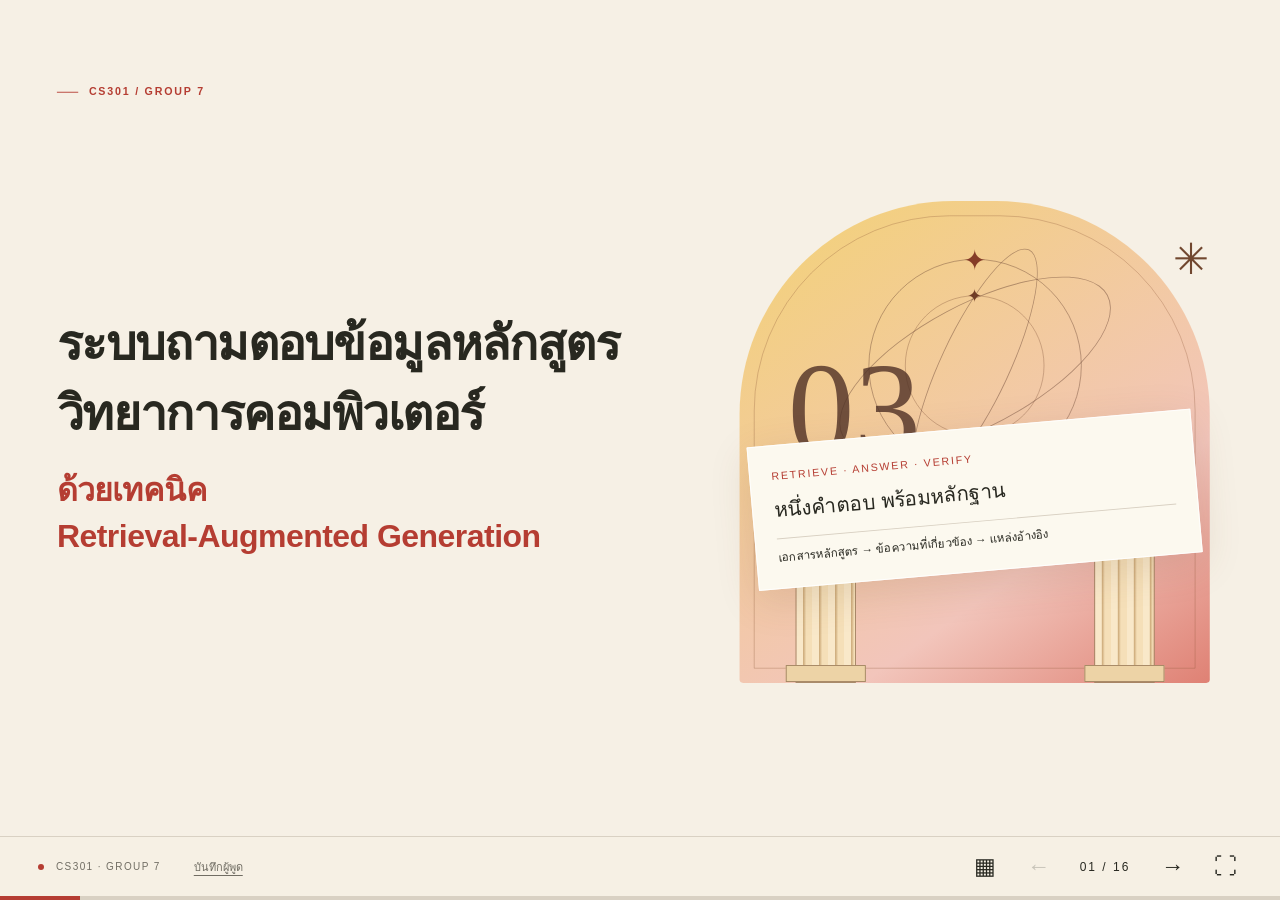
<file: index.html>
<!doctype html>
<html lang="th">
<head>
<meta charset="utf-8"><meta name="viewport" content="width=device-width,initial-scale=1">
<meta name="theme-color" content="#f6f0e5"><meta name="description" content="แนวทางดำเนินงานและความคืบหน้าบทที่ 3 — ระบบถามตอบข้อมูลหลักสูตรวิทยาการคอมพิวเตอร์ด้วย RAG">
<title>CS301 — ระบบถามตอบข้อมูลหลักสูตรวิทยาการคอมพิวเตอร์</title>
<link rel="stylesheet" href="style.css">
</head>
<body>
<div class="ambient" aria-hidden="true"></div>

<main id="stage" aria-label="สไลด์นำเสนอ"><div id="deck"></div></main>
<footer class="toolbar"><div class="foot-left"><span class="status-dot"></span><span id="section-label">CS301 · GROUP 7</span><button id="notes-toggle" title="บันทึกผู้พูด (N)">บันทึกผู้พูด</button></div><div class="navigation"><button id="overview" aria-label="สารบัญ" title="สารบัญ (O)">▦</button><button id="prev" aria-label="สไลด์ก่อนหน้า">←</button><span id="counter" aria-live="polite">01 / 16</span><button id="next" aria-label="สไลด์ถัดไป">→</button><button id="fullscreen" aria-label="เต็มจอ (F)">⛶</button></div></footer><div class="progress" aria-hidden="true"><div id="progress-bar"></div></div>
<dialog id="modal"><div class="dialog-top"><span id="modal-title"></span><button id="modal-close" aria-label="ปิดหน้าต่าง">ปิด ×</button></div><div id="modal-body"></div></dialog>
<div class="sr-only" id="announcement" aria-live="polite"></div>
<script src="slides.js"></script><script src="app.js"></script>
</body></html>
</file>
<file: style.css>
:root{--ink:#282820;--muted:#716d63;--paper:#f6f0e5;--red:#b53d32;--yellow:#f5cd65;--line:#d9d1c3;--green:#386757;--rose:#f1d4cd;--serif:Georgia,'Times New Roman',serif;--thai:'Thonburi','Leelawadee UI',Tahoma,sans-serif}*{box-sizing:border-box}body{margin:0;background:var(--paper);color:var(--ink);font-family:var(--thai);overflow:hidden}button,a{-webkit-tap-highlight-color:transparent}button{font:inherit;color:inherit;cursor:pointer}button:focus-visible,a:focus-visible{outline:3px solid var(--red);outline-offset:5px}button{border:0}a{color:inherit}.ambient{position:fixed;inset:0;background-image:radial-gradient(#b7a99022 .7px,transparent .7px);background-size:6px 6px;pointer-events:none}.topbar{height:76px;position:fixed;top:0;left:0;right:0;display:flex;align-items:center;justify-content:space-between;padding:0 38px;z-index:5;border-bottom:1px solid var(--line);background:#f6f0e5ed}.brand{display:flex;align-items:center;gap:8px;font-family:Arial,sans-serif;font-size:12px;letter-spacing:2px;text-decoration:none}.brand b{font-weight:400;color:var(--red)}.brand-icon{font-family:var(--serif);font-size:24px;width:33px;height:33px;display:grid;place-items:center;border:1px solid var(--ink);border-radius:50%;margin-right:5px}.chapter-nav{display:flex;gap:20px}.chapter-nav button{font-size:11px;background:none;color:var(--muted);padding:10px 0;position:relative}.chapter-nav button.current{color:var(--red)}.chapter-nav button.current:after{content:'';position:absolute;bottom:0;left:0;right:0;height:2px;background:var(--red)}.icon-button{background:none;font-size:20px}.icon-button span{font-size:12px;margin-left:8px}#stage{position:fixed;top:76px;bottom:64px;left:0;right:0;display:flex;align-items:center;justify-content:center}#deck{position:relative;width:1440px;height:840px;flex-shrink:0;transform-origin:center}.slide{position:absolute;inset:0;padding:46px 64px 42px;display:none;overflow:hidden}.slide.active{display:flex;flex-direction:column;animation:arrive .42s ease both}.eyebrow{display:flex;align-items:center;gap:12px;color:var(--red);font:12px Arial,sans-serif;font-weight:600;letter-spacing:2px;text-transform:uppercase;margin-bottom:18px}.eyebrow:before{content:'';width:24px;height:1px;background:var(--red)}h1,h2,h3,p{margin:0}h1{font-size:65px;line-height:1.48;letter-spacing:-2px;font-weight:600}h2{font-size:43px;line-height:1.45;letter-spacing:-1.3px;font-weight:600}h3{font-size:23px;line-height:1.5;font-weight:600}p{font-size:21px;line-height:1.75}.intro{color:var(--muted);font-size:21px;line-height:1.65;margin-top:13px;max-width:1110px}.red{color:var(--red)}.muted{color:var(--muted)}.serif{font-family:var(--serif)}.slide-content{flex:1;min-height:0;position:relative;margin-top:28px}.source{font-size:12px;line-height:1.6;color:var(--muted);margin-top:auto;padding-top:16px}.source a{text-underline-offset:3px}.pill{display:inline-flex;align-items:center;border:1px solid currentColor;border-radius:30px;padding:7px 13px;font-size:13px;line-height:1.4;gap:7px}.pill.plan{color:var(--red);background:#fbf2ef}.pill.neutral{color:var(--muted)}.two{display:grid;grid-template-columns:1fr 1fr;gap:46px}.three{display:grid;grid-template-columns:repeat(3,1fr);gap:25px}.four{display:grid;grid-template-columns:repeat(4,1fr);gap:20px}.rule{border-top:1px solid var(--line);padding-top:20px}.number{font:60px var(--serif);color:var(--red);line-height:1.2;margin-bottom:15px}.small{font-size:17px;line-height:1.7}.tiny{font-size:13px;line-height:1.65}.big-value{font:88px var(--serif);line-height:1.1}.big-value small{font:18px var(--thai)}.caption{font-size:15px;line-height:1.65;color:var(--muted)}.callout{border-left:3px solid var(--red);padding:15px 23px;background:#eaded146;font-size:21px;line-height:1.7}.tag-row{display:flex;gap:10px;flex-wrap:wrap}.button{background:var(--ink);color:var(--paper);padding:12px 22px;border-radius:4px;font-size:16px;display:inline-flex;align-items:center;gap:18px}.button.light{border:1px solid var(--line);background:transparent;color:var(--ink)}.button:hover{filter:brightness(1.15)}.toolbar{position:fixed;bottom:4px;height:60px;left:0;right:0;display:flex;justify-content:space-between;align-items:center;padding:0 38px;background:#f6f0e5ed;z-index:5;border-top:1px solid var(--line)}.foot-left{display:flex;gap:12px;align-items:center;font-size:10px;letter-spacing:1.4px;color:var(--muted)}.status-dot{width:6px;height:6px;background:var(--red);border-radius:50%}#notes-toggle{background:none;font-size:11px;letter-spacing:0;margin-left:15px;text-decoration:underline;text-underline-offset:4px;color:var(--muted)}.navigation{display:flex;align-items:center;gap:19px}.navigation button{width:34px;height:34px;background:none;font-size:23px}.navigation button:hover{background:var(--rose);border-radius:50%}.navigation button:disabled{opacity:.22;cursor:default}.navigation span{font:12px Arial,sans-serif;letter-spacing:2px;min-width:62px;text-align:center}.progress{position:fixed;bottom:0;left:0;right:0;height:4px;background:var(--line);z-index:10}#progress-bar{height:100%;background:var(--red);transition:width .4s}.hero{display:grid;grid-template-columns:1.1fr .9fr;gap:70px;align-items:center;flex:1}.hero-subtitle{font-size:21px;color:var(--muted);margin:24px 0 30px;max-width:650px}.hero-visual{height:560px;position:relative;display:flex;align-items:center;justify-content:center}.arch{position:absolute;inset:18px 15px 0;background:linear-gradient(145deg,#f3d275,#f2c5bb 70%,#df8174);border-radius:240px 240px 4px 4px;overflow:hidden}.arch:before{content:'';position:absolute;inset:16px;border:1px solid #8b563855;border-radius:220px 220px 0 0}.orb{position:absolute;width:240px;height:240px;border:1px solid #6d49377d;border-radius:50%;top:65px;left:50%;transform:translateX(-50%)}.orb:before,.orb:after{content:'';position:absolute;inset:50px -50px;border:1px solid #6d49377d;border-radius:50%;transform:rotate(-28deg)}.orb:after{inset:-25px 80px;transform:rotate(25deg)}.hero-index{position:absolute;left:54px;top:160px;color:#503126;font:150px var(--serif);line-height:1;opacity:.8}.column{position:absolute;bottom:0;width:68px;height:188px;background:repeating-linear-gradient(90deg,#f9e8c9 0 7px,#ceac7c 8px,#f5dfb8 11px 18px);border:1px solid #a18361}.column:before,.column:after{content:'';position:absolute;left:-12px;right:-12px;height:17px;background:#edd3a6;border:1px solid #a18361}.column:before{top:-17px}.column:after{bottom:0}.column.c1{left:63px;height:178px}.column.c2{right:62px;height:245px}.hero-paper{position:absolute;left:29px;right:29px;bottom:125px;padding:24px;background:#fcf9ef;box-shadow:0 12px 45px #6e493126;transform:rotate(-5deg);border:1px solid #fff}.hero-paper span{font-size:12px;letter-spacing:2px;color:var(--red)}.hero-paper p{margin-top:10px;font-size:23px}.hero-paper small{font-size:13px;display:block;border-top:1px solid var(--line);padding-top:10px;margin-top:12px}.star{position:absolute;font:48px var(--serif);color:#71472f;right:16px;top:55px}.hero-bottom{display:flex;gap:35px;border-top:1px solid var(--line);padding-top:20px;font-size:13px;color:var(--muted)}.objectives{display:grid;grid-template-columns:.85fr 1.15fr;gap:65px}.objective-statement{padding:35px;background:var(--yellow);border-radius:180px 180px 6px 6px;display:flex;flex-direction:column;justify-content:center;min-height:440px}.objective-statement .big-value{font-size:115px;text-align:center}.objective-statement p{font-size:26px;text-align:center;margin-top:20px}.objective-list{display:flex;flex-direction:column;gap:18px}.objective-item{display:grid;grid-template-columns:40px 1fr;gap:16px;border-bottom:1px solid var(--line);padding-bottom:15px}.objective-item b{font:26px var(--serif);color:var(--red)}.objective-item p{font-size:19px;line-height:1.6}.data-table{width:100%;border-collapse:collapse;font-size:17px;line-height:1.6}.data-table th{text-align:left;font-size:14px;color:var(--muted);font-weight:400;border-bottom:1px solid var(--ink);padding:12px 16px}.data-table td{vertical-align:top;padding:15px 16px;border-bottom:1px solid var(--line)}.data-table .ours{background:#edd5bc80}.data-table strong{font-weight:600;color:var(--red)}.data-table.compact{font-size:16px}.data-table.compact td{padding:11px 16px}.table-note{margin-top:16px;font-size:14px;line-height:1.6;color:var(--muted)}.tabs{display:flex;gap:9px;margin-bottom:21px}.tab{padding:9px 17px;border:1px solid var(--line);background:transparent;border-radius:100px;font-size:15px}.tab[aria-selected="true"],.tab.selected{background:var(--ink);color:var(--paper);border-color:var(--ink)}.path-map{display:grid;grid-template-columns:repeat(5,1fr);gap:0;margin-top:45px}.path-stop{position:relative;padding:0 24px 0 0}.path-stop:before{content:'';height:1px;position:absolute;top:21px;left:0;right:0;background:var(--line)}.path-stop:last-child:before{right:60%}.path-stop .dot{position:relative;display:grid;place-items:center;width:44px;height:44px;border-radius:50%;background:var(--paper);border:1px solid var(--red);font:20px var(--serif);color:var(--red);margin-bottom:27px}.path-stop h3{font-size:21px;margin-bottom:13px}.path-stop p{font-size:17px;color:var(--muted);line-height:1.7}.path-stop small{display:block;color:var(--red);font-size:12px;margin-top:20px}.process-list{display:flex;flex-direction:column;gap:14px}.process-item{display:grid;grid-template-columns:40px 1fr;gap:16px;align-items:start;border-bottom:1px solid var(--line);padding-bottom:14px}.process-item>span{font:24px var(--serif);color:var(--red)}.process-item p{font-size:18px;line-height:1.55}.document{background:#fffdf7;border:1px solid #ddd1bf;box-shadow:12px 12px 0 #e5d7c1;padding:30px;position:relative}.doc-top{display:flex;justify-content:space-between;font:12px Arial,sans-serif;letter-spacing:1.3px;border-bottom:1px solid var(--line);padding-bottom:18px;margin-bottom:22px;color:var(--muted)}.document .chunk{padding:20px;background:#f8e9c4;border-left:3px solid var(--red);margin:20px 0}.document .chunk p{font-size:20px}.document .metadata{display:grid;grid-template-columns:1fr 1fr;gap:10px;font:13px monospace;color:#66563f}.architecture{display:grid;grid-template-columns:1fr .8fr 1.3fr;gap:45px;align-items:start}.stack{display:flex;flex-direction:column;gap:12px}.node{border:1px solid var(--line);padding:18px 21px;background:#fcfaf4;border-radius:5px}.node h3{font-size:20px}.node p{font-size:14px;color:var(--muted);margin-top:7px}.down-arrow{color:var(--red);text-align:center;font-size:22px;line-height:20px}.gate{background:var(--yellow);padding:24px;border-radius:60px 60px 4px 4px;margin-top:73px;text-align:center}.gate h3{font-size:23px;margin:8px 0}.gate p{font-size:15px}.branch-label{font-size:12px;letter-spacing:1px;color:var(--red);margin-bottom:13px}.branch-result{border-top:3px solid var(--green);background:#e4e9df;padding:25px;min-height:300px}.branch-result.reject{background:#f3dfd9;border-color:var(--red)}.branch-result h3{margin:12px 0}.branch-result p{font-size:19px}.branch-result .pill{margin-bottom:14px}.branch-result small{display:block;margin-top:22px;font-size:14px;line-height:1.7}.method-view{display:grid;grid-template-columns:1fr 1fr;gap:55px}.method-heading{font:76px var(--serif);margin:16px 0;color:var(--red)}.rank-list{display:flex;flex-direction:column;gap:12px}.rank{display:grid;grid-template-columns:40px 1fr auto;align-items:center;gap:14px;padding:20px;border:1px solid var(--line);background:#fff9}.rank span{font:26px var(--serif);color:var(--muted)}.rank b{font-size:18px;font-weight:400}.rank em{font-size:12px;font-style:normal;color:var(--muted)}.rank.gold{background:#e4e9df;border-color:#b5c4b7}.rank.gold em{color:var(--green)}.diagram-layout{display:grid;grid-template-columns:1.5fr .8fr;gap:40px;height:100%}.diagram-button{display:block;width:100%;border:1px solid var(--line);border-radius:5px;overflow:hidden;background:white;padding:16px;position:relative;min-height:360px;cursor:zoom-in}.diagram-button img{width:100%;height:100%;max-height:440px;object-fit:contain}.zoom-badge{position:absolute;bottom:12px;right:12px;background:var(--ink);color:white;font-size:12px;padding:7px 10px;border-radius:5px}.aside-list{display:flex;flex-direction:column;gap:19px}.aside-list h3{font-size:21px}.aside-list p{font-size:17px;color:var(--muted);line-height:1.65;margin-top:7px}.aside-list .rule{padding-top:16px}.flow-explain{display:grid;grid-template-columns:1.2fr .8fr;gap:40px}.flow-summary{display:flex;flex-direction:column;gap:14px}.flow-row{border-left:3px solid var(--line);padding:12px 18px}.flow-row.good{border-color:var(--green);background:#e4e9df80}.flow-row.warn{border-color:var(--red);background:#f3dfd980}.flow-row p{font-size:18px}.flow-row small{color:var(--muted);font-size:14px}.screens{display:grid;grid-template-columns:repeat(4,1fr);gap:20px;height:100%}.screen-item{display:flex;flex-direction:column;align-items:center;min-height:0}.screen-button{background:white;border:1px solid var(--line);width:100%;height:382px;padding:0;position:relative;overflow:hidden;border-radius:7px;cursor:zoom-in}.screen-button img{height:100%;width:100%;object-fit:contain}.screen-item p{font-size:16px;margin-top:14px;text-align:center}.screen-item small{font-size:12px;color:var(--muted);margin-top:6px}.principle{padding:25px 0;border-top:1px solid var(--line)}.principle h3{margin-bottom:12px}.principle p{font-size:18px;color:var(--muted)}.principle .number{font-size:44px;margin-bottom:15px}.design-layout{display:grid;grid-template-columns:.8fr 1.4fr;gap:50px}.design-art{background:linear-gradient(145deg,#f6d56d,#f1cecc,#f36b65);height:435px;border-radius:210px 210px 5px 5px;position:relative;overflow:hidden}.design-art p{position:absolute;left:25px;right:25px;bottom:55px;text-align:center;font-size:29px;line-height:1.7;color:#4e3027}.design-art .serif{position:absolute;top:50px;left:0;right:0;text-align:center;font-size:118px;opacity:.6;color:#503126}.principle-grid{display:grid;grid-template-columns:1fr 1fr;gap:0 25px}.metrics-layout{display:grid;grid-template-columns:.85fr 1.15fr;gap:50px}.metric-demo{padding:27px;background:#f4e5c5;border-radius:5px}.metric-demo p{font-size:17px}.rank-buttons{display:flex;gap:10px;margin:22px 0}.rank-buttons button{background:#fff8;width:62px;height:66px;border:1px solid #cbb58d;font:27px var(--serif)}.rank-buttons button[aria-pressed="true"]{background:var(--green);color:white;border-color:var(--green)}.metric-numbers{display:flex;gap:35px;border-top:1px solid #cbb58d;padding-top:23px}.metric-numbers strong{display:block;font:42px var(--serif);color:var(--red)}.metric-numbers span{font-size:12px}.metric-list{display:flex;flex-direction:column;gap:19px}.metric-list h3{font-size:21px}.metric-list p{font-size:16px;line-height:1.65;color:var(--muted);margin-top:5px}.experiment{display:grid;grid-template-columns:65px 1fr;gap:15px;padding:16px 0;border-bottom:1px solid var(--line)}.experiment b{font:40px var(--serif);color:var(--red)}.experiment h3{font-size:20px}.experiment p{font-size:16px;color:var(--muted);margin-top:4px}.test-panel{background:#e6e8dc;padding:28px;border-radius:5px}.test-panel .big-value{font-size:72px}.test-panel .tag-row{margin-top:20px}.test-panel .pill{font-size:12px}.test-panel p{font-size:17px}.test-panel hr{border:0;border-top:1px solid #bdc6b5;margin:20px 0}.closing-layout{display:grid;grid-template-columns:.75fr 1.25fr;gap:45px}.usability{background:var(--yellow);padding:29px;border-radius:7px}.usability p{font-size:18px;margin-top:16px}.usability .small{font-size:15px}.progress-list{display:flex;flex-direction:column;gap:16px}.progress-list article{border-bottom:1px solid var(--line);padding-bottom:17px;display:grid;grid-template-columns:105px 1fr;gap:20px}.progress-list h3{font-size:20px}.progress-list p{font-size:16px;color:var(--muted);margin-top:5px}.progress-list .pill{align-self:start;justify-content:center;font-size:11px}.closing-question{font-size:20px;margin-top:20px;border-left:3px solid var(--red);padding-left:20px;color:var(--red)}dialog{width:min(1160px,94vw);max-height:90vh;border:1px solid var(--line);border-radius:10px;background:var(--paper);padding:0;color:var(--ink);box-shadow:0 25px 100px #0004}dialog::backdrop{background:#24241fd1;backdrop-filter:blur(5px)}.dialog-top{display:flex;justify-content:space-between;gap:20px;align-items:center;padding:20px 26px;border-bottom:1px solid var(--line);position:sticky;top:0;background:var(--paper);z-index:1;font-size:16px}.dialog-top button{padding:8px 13px;border:1px solid var(--line);background:none;border-radius:4px;font-size:13px}#modal-body{padding:28px;overflow:auto}#modal-body img{display:block;width:100%;height:auto;background:white}#modal-body img.portrait{max-width:540px;margin:auto}.toc-grid{display:grid;grid-template-columns:repeat(3,1fr);gap:13px}.toc-item{background:#fff5;border:1px solid var(--line);text-align:left;padding:19px;min-height:118px}.toc-item:hover,.toc-item.active{background:var(--rose);border-color:var(--red)}.toc-item span{display:block;font:25px var(--serif);color:var(--red);margin-bottom:10px}.toc-item b{font-size:14px;line-height:1.6;font-weight:400}.notes{font-size:20px;line-height:1.9;max-width:850px;margin:auto}.notes p{margin-bottom:15px}.notes .source{font-size:14px}.sr-only{position:absolute;width:1px;height:1px;overflow:hidden;clip:rect(0,0,0,0);white-space:nowrap}@keyframes arrive{from{opacity:0;transform:translateY(16px)}to{opacity:1;transform:translateY(0)}}@media(max-width:850px){.chapter-nav{display:none}.topbar{height:54px;padding:0 18px}.toolbar{padding:0 15px}.foot-left{font-size:9px;letter-spacing:.5px}#notes-toggle{display:none}.navigation{gap:7px}#stage{top:54px}.brand{font-size:10px;letter-spacing:1px}.toc-grid{grid-template-columns:1fr 1fr}}@media(prefers-reduced-motion:reduce){*,*:before,*:after{animation:none!important;transition:none!important}}@media print{body{overflow:visible;background:white}.topbar,.toolbar,.progress,.ambient,dialog{display:none!important}#stage{position:static;display:block}#deck{transform:none!important;width:auto;height:auto}.slide,.slide.active{position:relative;display:flex;page-break-after:always;width:1440px;height:840px;animation:none}button{print-color-adjust:exact}.source{font-size:14px}@page{size:landscape;margin:0}}

@media screen { #stage {top:0} }
.project-title {font-size:54px;line-height:1.45;letter-spacing:-1.5px}
.project-title span {display:block;margin-top:22px;color:var(--red);font-size:36px;letter-spacing:-.6px}
.orbit-track {position:absolute;inset:0;border-radius:50%;animation:orbit-turn 12s linear infinite}
.orbit-track::before {content:'✦';position:absolute;left:50%;top:0;transform:translate(-50%,-50%);color:#853c28;font:32px Georgia}
.orbit-track.second {inset:17%;border:1px solid #80543b66;animation:orbit-turn 8s linear infinite reverse}
.orbit-track.second::before {font-size:20px;color:#713c24}
@keyframes orbit-turn {to{transform:rotate(360deg)}}
.objective-map {height:100%;position:relative}
.aim,.satellite {position:absolute;left:50%;top:45%;transform:translate(-50%,-50%);text-align:center}
.aim {z-index:2;width:480px;padding:40px 32px;background:var(--yellow);border-radius:50% / 24%}
.aim small,.ours-plan small {display:block;color:#75412b;font-size:17px;margin-bottom:12px}
.aim p {font-size:27px;line-height:1.55;font-weight:600}
.aim span {display:block;font-size:18px;margin-top:13px}
.satellite {width:324px;padding:15px 18px;opacity:0;visibility:hidden;border-top:2px solid var(--red);transition:left .65s,top .65s,opacity .45s,visibility .45s}
.expanded .satellite {left:var(--x);top:var(--y);opacity:1;visibility:visible}
.satellite p {font-size:19px;line-height:1.55;margin-top:7px}
.satellite:nth-child(2){--x:16%;--y:20%}.satellite:nth-child(3){--x:84%;--y:20%}.satellite:nth-child(4){--x:84%;--y:66%}.satellite:nth-child(5){--x:50%;--y:84%}.satellite:nth-child(6){--x:16%;--y:66%}
.research-path,.chapter-hub {height:100%;display:flex;align-items:center}
.research-path article {position:relative;flex:1;align-self:center;padding:30px 19px 0 0;border-top:1px solid #a88c70;min-height:330px}
.research-path i {position:absolute;top:-8px;left:0;width:15px;height:15px;background:var(--red);border-radius:50%}
.research-path h3,.precedents h3 {font:32px Georgia;margin:0 0 18px}
.research-path p,.comparison p {font-size:21px;line-height:1.65}
.research-path strong {display:block;margin-top:18px;color:var(--red);font-size:19px;line-height:1.6}
.comparison {height:100%;display:grid;grid-template-columns:1fr 150px 1.05fr;align-items:center}
.comparison svg {width:100%;height:400px;fill:none;stroke:var(--red);stroke-width:2}
.precedents {display:grid;gap:44px}.precedents article {padding:18px 28px;border-left:2px solid var(--red)}
.ours-plan {padding:40px;background:#f4e4bc;border-radius:5px}.ours-plan h3{font-size:30px}.ours-plan p{margin-top:18px}
.chapter-hub {justify-content:space-between;position:relative}
.chapter-hub::before {content:'';position:absolute;background:#bba78c;height:1px;left:9%;right:9%;top:calc(50% - 25px)}
.chapter-hub button {position:relative;background:none;width:18%;font-size:24px}
.chapter-hub span {display:grid;place-items:center;margin:0 auto 18px;width:132px;height:132px;border-radius:50%;background:var(--paper);border:1px solid var(--red);color:var(--red);font:58px Georgia;transition:background .2s}
.chapter-hub button:is(:hover,:focus-visible) span {background:var(--yellow)}
@media print {.satellite{left:var(--x);top:var(--y);opacity:1;visibility:visible}}

.themes,.profiles{display:grid;grid-template-columns:repeat(3,minmax(0,1fr));gap:30px;height:100%;align-content:center}
.themes article,.profiles article{background:#fffaf0;padding:30px;border-top:3px solid #ab8b5e}
.themes article{display:flex;flex-direction:column}.themes h3,.profiles h3{font-size:27px;margin-bottom:14px}
.themes h4,.profiles dt{font-size:19px;color:var(--red);margin:14px 0 5px}.themes p,.profiles dd,.themes footer{font-size:20px;line-height:1.6;margin:0}
.themes footer{margin: auto 0 0;padding-top:22px;font-weight:600}.profiles dl{margin:0}.profiles dd{min-height:70px}.profiles article:last-child{background:#f4e4bc}
.chapter-hub [aria-current="step"] span{background:var(--yellow)}

.comic{display:grid;grid-template-columns:repeat(5,1fr);gap:15px}
.scene{position:relative;background:#fffaf1;border:2px solid var(--ink);border-radius:6px;padding:17px 15px;text-align:center;box-shadow:3px 4px 0 #d6c9ad}
.scene small{position:relative;display:inline-block;padding:7px 12px;border:1px solid var(--ink);border-radius:19px;background:white;font-size:16px}
.scene small:after{content:'';position:absolute;bottom:-5px;left:35%;width:8px;height:8px;background:white;border:solid var(--ink);border-width:0 1px 1px 0;transform:rotate(45deg)}
.scene svg{display:block;width:145px;height:138px;margin:8px auto 0}.scene p{font-size:17px;line-height:1.55;margin-top:6px}
.slide.active .scene{animation:comic-enter .55s var(--beat) backwards ease-out}
@keyframes comic-enter{from{opacity:0;transform:translateX(-20px) rotate(-2deg)}to{opacity:1;transform:none}}
.decision{margin-top:30px}.decision .tabs{margin-bottom:10px}.glass-frame{position:relative}
.decision .branch-result{min-height:130px;padding:16px 28px}.decision h3{margin:0 0 6px}
.glass-pieces{pointer-events:none;position:absolute;inset:0;z-index:2}
.glass-pieces .branch-result{position:absolute;inset:0;margin:0;animation:glass-break .67s cubic-bezier(.35,.1,.82,.55) both}
@keyframes glass-break{0%{transform:none;opacity:1}25%{transform:translate(calc(var(--dx)*.12),1px);opacity:1}100%{transform:translate(var(--dx),var(--dy)) rotate(var(--turn));opacity:0}}
.retrieval-unit{height:100%;display:grid;align-content:center;gap:44px}.example-query{font-size:36px;text-align:center}.retrieval-unit article{border-top:2px solid var(--red);padding:23px 15px}.retrieval-unit small{font:26px Georgia;color:var(--red)}.retrieval-unit h3{margin:14px 0}.retrieval-unit p{font-size:21px}

.ucs-book{align-self:center;padding:30px;background:#fff9ed;border-left:3px solid var(--red)}.ucs-book small,.device-caption small{color:var(--red);font-size:16px}.ucs-book h3{margin:15px 0;font-size:27px}.ucs-book h4{margin:18px 0 4px;font-size:20px}.ucs-book p,.ucs-book li{font-size:19px;line-height:1.55}.ucs-book ol{padding-left:28px}.ucs-book li{padding:5px}
.diagram-tour{height:100%;display:flex;flex-direction:column;gap:12px}.camera-window{flex:1;position:relative;overflow:hidden;background:white;border:1px solid var(--line);border-radius:8px}.camera-window img{height:100%;width:auto;position:absolute;left:50%;top:50%;transform-origin:0 0;transform:translate(-50%,-50%);transition:transform .65s cubic-bezier(.22,1,.36,1)}.tour-label{text-align:center;font-size:19px}
.prototype-tour,.device-demo,.phone-previews{height:100%}.phone-previews{display:grid;grid-template-columns:repeat(4,1fr);gap:20px;align-items:center}.phone-previews button{background:transparent;font-size:21px}.phone-previews img{display:block;width:100%;height:400px;object-fit:contain;margin-bottom:14px}.device-demo{display:flex;align-items:center;justify-content:center;gap:85px}.prototype-tour [hidden]{display:none}
.device{height:min(100%,630px);aspect-ratio:149/324;box-sizing:content-box;background:#131311;border:7px solid #131311;border-radius:47px;overflow:hidden;box-shadow:0 14px 26px #42301e30}.device-track{display:flex;width:100%;height:100%;transition:transform .5s cubic-bezier(.22,1,.36,1)}.device-track>div{position:relative;overflow:hidden;flex:0 0 100%;height:100%}.device-track img{position:absolute;max-width:none;width:181.21%;height:auto;top:-24%;left:-39.6%}.device-track>div:first-child img{left:-43.6%}.device-caption{width:390px}.device-caption h3{font-size:34px;margin:12px 0}.principles-only{height:100%;display:grid;align-content:center}.principles-only .principle-grid{gap:15px 65px}

.phone-previews .preview-mat{width:225px;height:400px;margin:0 auto 14px;display:grid;place-items:center;background:linear-gradient(155deg,#b5b1be,#d3ac9b 42%,#65404c 82%,#442f37)}
.mini-phone{display:block;width:132px;aspect-ratio:145/317;border-radius:23px;box-sizing:content-box;border:4px solid #151412;overflow:hidden;box-shadow:0 7px 16px #25142045}
.mini-phone svg,.device-track svg,.ui-fragment svg{display:block;width:100%;height:100%;overflow:hidden}
.device{aspect-ratio:145/317;box-sizing:border-box;overflow:hidden}.device-track{border-radius:inherit}
.principles-only .principle-grid{column-gap:38px;row-gap:24px}.principles-only .principle{display:grid;grid-template-columns:minmax(0,1fr) 220px;gap:19px;align-items:center}
.ui-fragment{margin:0;width:100%;aspect-ratio:1.43;border:1px solid var(--line);border-radius:12px;overflow:hidden;background:var(--paper)}

/* Knowledge preparation: headings lead, metadata remains legible on a projector. */
.knowledge-preparation{gap:42px;align-items:start}
.knowledge-preparation .process-list{gap:16px}
.knowledge-preparation .process-item{grid-template-columns:38px 1fr;gap:14px;padding-bottom:17px}
.knowledge-preparation .process-item b{font-size:25px;line-height:1.5}
.knowledge-preparation .process-item p{line-height:1.65}
.knowledge-preparation .process-item .muted{font:20px/1.6 var(--thai);color:var(--muted)}
.knowledge-preparation .doc-top{font:18px/1.5 var(--thai);letter-spacing:0}
.knowledge-preparation .document h3{font-size:29px}
.knowledge-preparation .chunk p{font-size:26px;line-height:1.65}
.knowledge-preparation .metadata{font:21px/1.6 var(--thai);gap:14px 18px}
.knowledge-preparation .metadata span{padding-bottom:8px;border-bottom:1px solid var(--line)}
.knowledge-preparation .caption{font-size:19px;line-height:1.6}

/* Separate experimental evidence from functional test coverage. */
.experiment-plan,.test-case-plan{height:100%;display:flex;flex-direction:column;justify-content:center;gap:30px}
.experiment-grid,.test-groups{display:grid;grid-template-columns:repeat(3,minmax(0,1fr));gap:30px}
.experiment-card{padding:24px;background:#fffaf0;border-top:3px solid var(--red)}
.experiment-card .number{display:block;font-size:44px;margin-bottom:17px}
.experiment-card h3{font-size:25px;line-height:1.5;margin-bottom:12px}
.experiment-card p{font-size:22px;line-height:1.6}
.experiment-measure{margin-top:24px;padding-top:20px;border-top:1px solid var(--line)}
.experiment-measure h4{font-size:20px;line-height:1.5;margin:0 0 9px;color:var(--green)}
.experiment-measure p{font-size:20px;color:var(--muted)}
.experiment-context{display:grid;grid-template-columns:1fr 1fr;gap:35px;border-top:1px solid var(--line);padding-top:23px}
.experiment-context h3{font-size:23px;margin-bottom:7px}
.experiment-context p{font-size:20px;line-height:1.7;color:var(--muted)}
.test-group{border-top:2px solid var(--red);padding:23px 16px 0}
.test-group header{display:flex;align-items:flex-start;gap:19px;min-height:120px}
.test-count{font:62px/1 var(--serif);color:var(--red)}
.test-group h3{font-size:24px;line-height:1.5}
.test-group header p{font-size:18px;color:var(--muted);margin-top:7px}
.test-group ol{list-style:none;margin:0;padding:0;display:grid;gap:9px}
.test-group li{display:grid;grid-template-columns:30px 1fr;gap:11px;font-size:21px;line-height:1.65}
.test-group li span{color:var(--muted);font:18px/1.9 var(--serif)}
.test-status{font-size:20px;color:var(--muted);border-top:1px solid var(--line);padding-top:20px}

/* Give the questionnaire its own page; keep next steps to one sentence. */
.survey-plan{height:100%;display:flex;flex-direction:column;justify-content:center;gap:24px}
.survey-layout{display:grid;grid-template-columns:.85fr 1.65fr;gap:42px}
.survey-plan .usability{padding:30px}
.survey-plan .big-value{font-size:80px}.survey-plan .big-value span{font-size:50px}
.survey-plan .usability h3{font-size:27px;margin-top:12px}
.survey-plan .usability p{font-size:21px;line-height:1.65;margin-top:10px}
.survey-tasks{border-top:1px solid #bd9e4b;padding-top:19px;margin-top:20px}
.survey-plan h4{font-size:23px;line-height:1.5;margin:0 0 9px}
.survey-plan .usability .survey-consent{font-size:19px;margin-top:22px}
.survey-detail>h3{font-size:28px;margin-bottom:19px}
.survey-domains{display:grid;grid-template-columns:1fr 1fr;gap:24px 32px}
.survey-domains article{border-top:1px solid var(--line);padding-top:15px}
.survey-domains article>span{display:block;font:27px var(--serif);color:var(--red);margin-bottom:10px}
.survey-domains p,.survey-analysis p{font-size:21px;line-height:1.65;color:var(--muted)}
.survey-analysis{margin-top:25px;border-top:1px solid var(--line);padding-top:18px}
.survey-next{border-top:1px solid var(--line);padding-top:18px;font-size:20px;color:var(--muted)}

/* Section 3.10: each technical risk is paired with its planned response. */
.challenge-grid{height:100%;display:grid;grid-template-columns:1fr 1fr;gap:28px 42px;align-content:center}
.challenge{display:grid;grid-template-columns:42px 1fr;gap:17px;border-top:2px solid var(--red);padding-top:19px}
.challenge-number{font:32px/1.4 var(--serif);color:var(--red)}
.challenge h3{font-size:25px;line-height:1.5;margin-bottom:11px}
.challenge p{font-size:21px;line-height:1.65;color:var(--muted)}
.challenge-response{padding:14px 17px;margin-top:16px;background:#e4e9df}
.challenge-response h4{font-size:18px;color:var(--green);margin:0 0 6px;font-weight:600}
.challenge-response p{color:var(--ink);font-size:21px}

/* Highlight the five cases selected for the presentation. */
.test-group li.test-highlight{background:#f8e5b4;box-shadow:inset 3px 0 var(--red);border-radius:3px;margin-inline:-9px;padding-inline:9px;font-weight:600}
.test-group li.test-highlight span{color:var(--red)}
</file>
